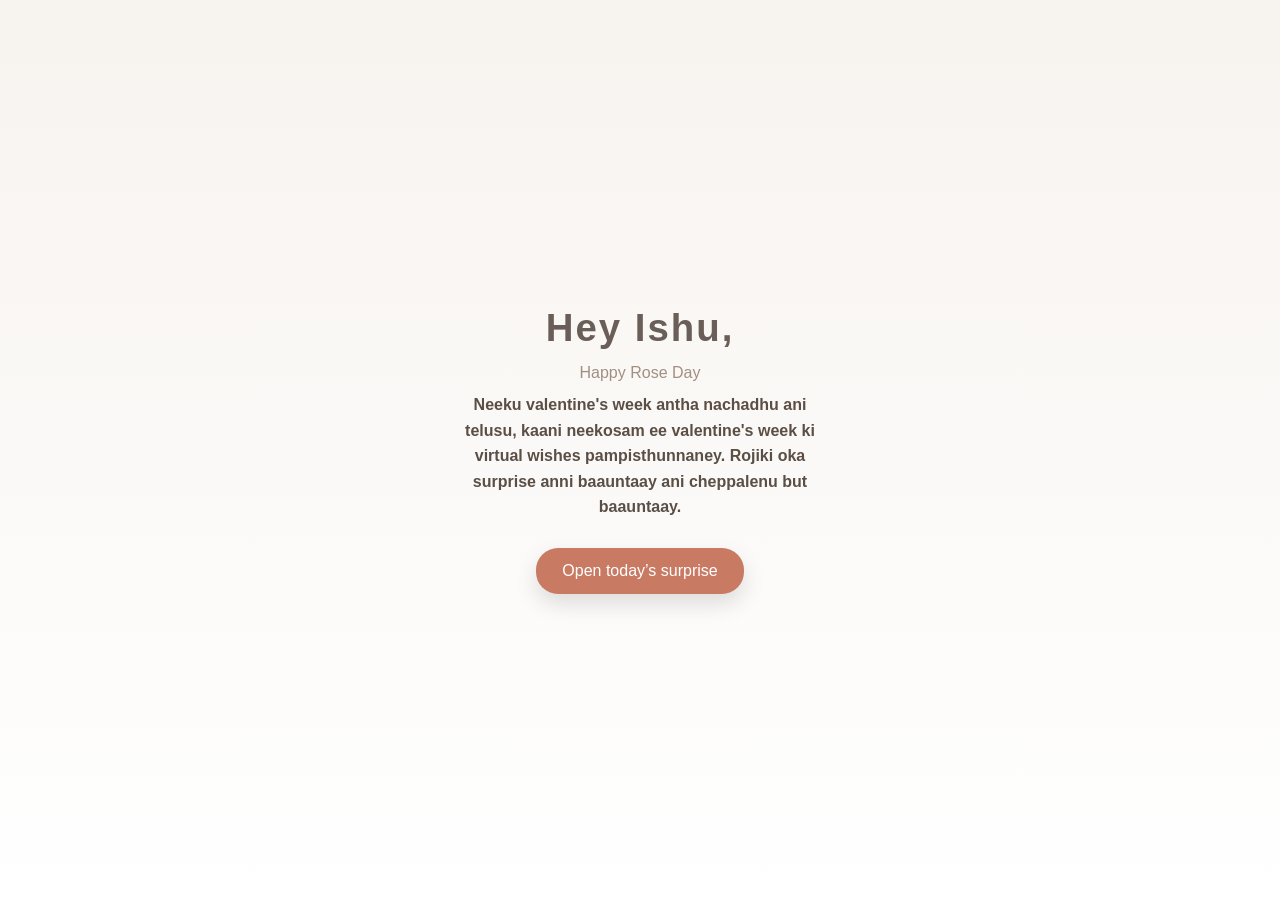
<file: index.html>
<!DOCTYPE html>
<html lang="en">
<head>
<meta charset="UTF-8" />
<title>F14</title>
<meta name="viewport" content="width=device-width, initial-scale=1.0"/>

<style>
body{
    margin:0;
    height:100vh;
    display:flex;
    align-items:center;
    justify-content:center;
    font-family: "Segoe UI", sans-serif;
    background: linear-gradient(180deg,#f7f3ef,#ffffff);
}

.container{
    text-align:center;
    padding:32px 26px;
    max-width:360px;
}

.logo{
    font-size:2.4rem;
    font-weight:600;
    letter-spacing:2px;
    color:#6a5f58;
    margin-bottom:14px;
}

.day{
    font-size:1rem;
    color:#a28f82;
    margin-bottom:10px;
}

.message{
    font-size:1rem;
    line-height:1.6;
    color:#5a4e45;
    font-weight: 600;
    font-style: bold;
    margin-bottom:28px;
}

button{
    border:none;
    padding:14px 26px;
    border-radius:22px;
    font-size:1rem;
    cursor:pointer;
    background:#c97a63;
    color:white;
    box-shadow:0 10px 22px rgba(0,0,0,.12);
}

button:active{
    transform:scale(.98);
}
</style>
</head>
<body>

<div class="container">
    <div class="logo">Hey Ishu,</div>
    <div class="day" id="dayName"></div>
    <div class="message" id="message"></div>
    <button id="goBtn">Open today’s surprise</button>
</div>

<script>

const days = [
    { name:"Happy Rose Day",     file:"one.html",   msg:"Neeku valentine's week antha nachadhu ani telusu, kaani neekosam ee valentine's week ki virtual wishes pampisthunnaney. Rojiki oka surprise anni baauntaay ani cheppalenu but baauntaay." },
    { name:"Happy Propose Day",  file:"two.html",   msg:"Hamma ochesava raavemo anukunna. Ee roju antha surprise yem undadhu but choodu." 
    },
    { name:"Happy Chocolate Day",file:"three.html", msg:"Neeku chocolates idham anukunna kaaniiii nee antha sweet kaadhu ani odhilesa. So, virtual ga neeku chocolates isthey deniki isthano chepthanu, adhey ee roju concept. choodu" },
    { name:"Happy Teddy Day",    file:"four.html",  msg:"Neeku nen undaga verey teddy bear ahhhh. Avasaramaaaaa ahhh ahhhh [Insert Sid Sriram Song], So neeku ee roju oka chinna surprise adhi use chesina prathi sari neetho teddy maatladuthadhi. Try chesi cheppu" },
    { name:"Happy Promise Day",  file:"five.html",  msg:"Nen usual ga promises veyyanu kaaniii vesthey break cheyyanu, alantidhi neeku ee roju naa abhayam (haami) isthunnnanu, And I won't break" },
    { name:"Happy Hug Day",      file:"six.html",   msg:"Almost ee week aipothondhey fast ga ne gadichipoyindhi kadhaa. EE roju anthaga cheppedhi ledhu kaani velli choodu neeku nachuthadhi. oka chinna gift." },
    { name:"Happy Valentine’s Day", file:"seven.html", msg:"And finally, Ochesammmmmm To The Most Lovely and Kindest Women Ever. Happy Valentine's day ee roju gift yem ledhu kaani naaku nuv gift ichinattey ee roju surprise choosthey. So gooooooooooooo" }
];

// change only the year if needed
const YEAR = new Date().getFullYear();

// Valentine week dates
const schedule = [
    new Date(YEAR,1,7),  // Feb 7
    new Date(YEAR,1,8),
    new Date(YEAR,1,9),
    new Date(YEAR,1,10),
    new Date(YEAR,1,11),
    new Date(YEAR,1,12),
    new Date(YEAR,1,14)  // Feb 14 (final day)
];

function sameDay(a,b){
    return a.getFullYear()===b.getFullYear() &&
           a.getMonth()===b.getMonth() &&
           a.getDate()===b.getDate();
}

const today = new Date();
today.setHours(0,0,0,0);

let index = -1;

// find matching day
for(let i=0;i<schedule.length;i++){
    if(sameDay(today, schedule[i])){
        index = i;
        break;
    }
}

// after 14th Feb → go to first day
if(today > schedule[schedule.length-1]){
    index = 0;
}

const dayLabel  = document.getElementById("dayName");
const messageEl = document.getElementById("message");
const btn       = document.getElementById("goBtn");

// before week starts
if(index === -1){

    dayLabel.textContent = "Welcome";
    messageEl.textContent =
        "This is a small week I made only for you. Come back on our special days.";

    btn.onclick = () => location.href = "one.html";

}else{

    dayLabel.textContent = days[index].name;
    messageEl.textContent = days[index].msg;

    btn.onclick = () => {
        location.href = days[index].file;
    };
}

</script>
</body>
</html>
</file>
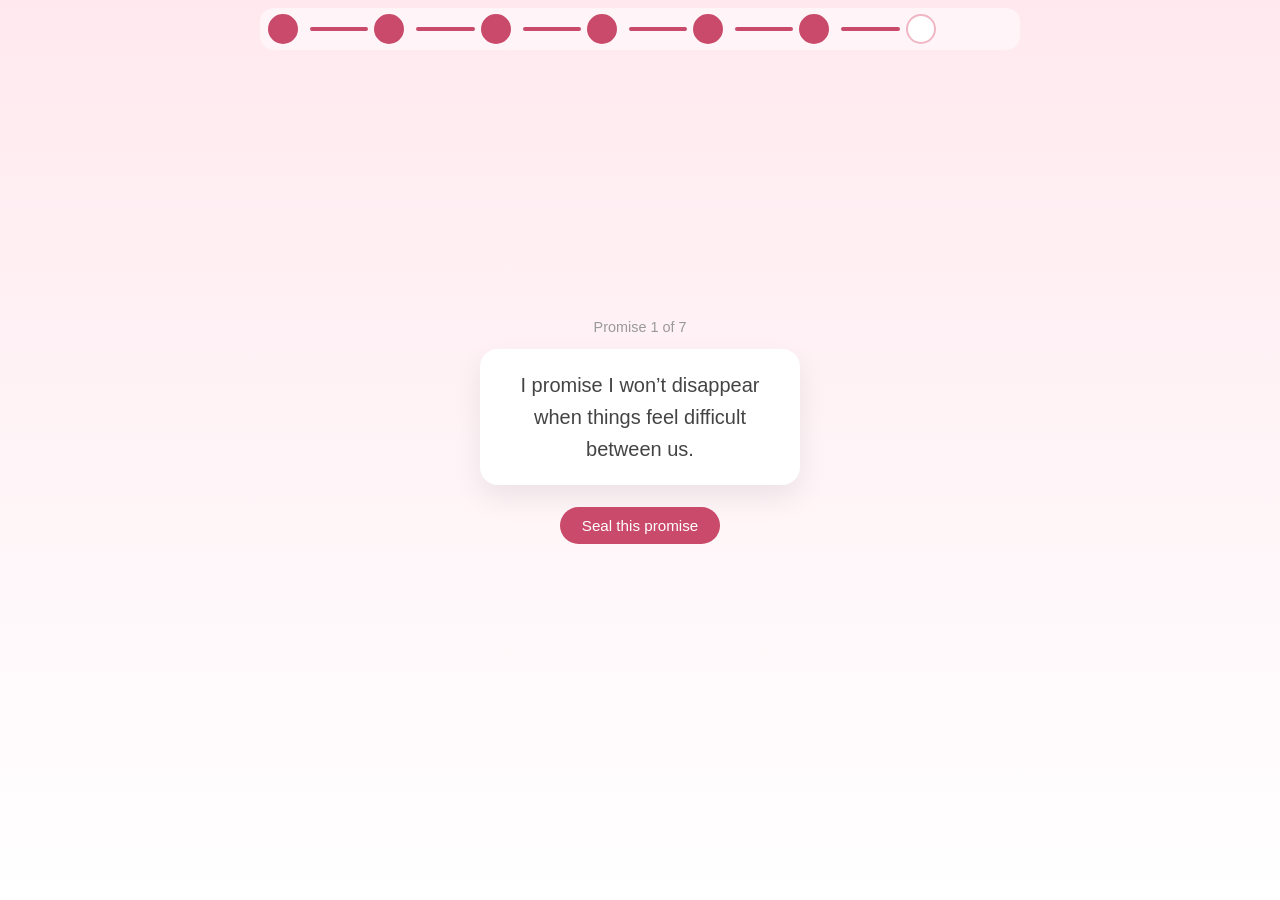
<file: five.html>
<!DOCTYPE html>
<html>
<head>
<meta charset="UTF-8">
<title>Promise Day – Iswarya</title>
<meta name="viewport" content="width=device-width, initial-scale=1.0">
<link rel="stylesheet" href="styles/five.css">
<meta name="viewport" content="width=device-width, initial-scale=1.0">
<link rel='stylesheet' href='https://cdn-uicons.flaticon.com/3.0.0/uicons-solid-straight/css/uicons-solid-straight.css'>
</head>
<body>

<div class="valentine-stepper" id="stepper">
    <div class="step">
        <div class="circle active"><a href="one.html"><i class="fi fi-ss-rose"></i></a></div>
        <span></span>
        <div class="bar"><div class="fill"></div></div>
    </div>

    <div class="step">
        <div class="circle"><a href="two.html"><i class="fi fi-ss-ring-diamond"></i></a></div>
        <span></span>
        <div class="bar"><div class="fill"></div></div>
    </div>

    <div class="step">
        <div class="circle"><a href="three.html"><i class="fi fi-ss-candy-bar"></i></a></div>
        <span></span>
        <div class="bar"><div class="fill"></div></div>
    </div>

    <div class="step">
        <div class="circle"><a href="four.html"><i class="fi fi-ss-teddy-bear"></i></a></div>
        <span></span>
        <div class="bar"><div class="fill"></div></div>
    </div>

    <div class="step">
        <div class="circle"><a href="five.html"><i class="fi fi-ss-heart-partner-handshake"></i></a></div>
        <span></span>
        <div class="bar"><div class="fill"></div></div>
    </div>

    <div class="step">
        <div class="circle"><a href="six.html"><i class="fi fi-ss-users"></i></a></div>
        <span></span>
        <div class="bar"><div class="fill"></div></div>
    </div>

    <div class="step last">
        <div class="circle"><a href="seven.html"><i class="fi fi-ss-life"></i></a></div>
        <span></span>
    </div>
</div>

<section class="promise-slides" id="slides">

    <!-- 1 -->
    <div class="promise-card">
        <div class="count">Promise 1 of 7</div>
        <div class="text">
            I promise I won’t disappear when things feel difficult between us.
        </div>
        <button class="seal">Seal this promise</button>
        <div class="done">Sealed 🤍</div>
    </div>

    <!-- 2 -->
    <div class="promise-card">
        <div class="count">Promise 2 of 7</div>
        <div class="text">
            I promise to listen to you without judging you first.
        </div>
        <button class="seal">Seal this promise</button>
        <div class="done">Sealed 🤍</div>
    </div>

    <!-- 3 -->
    <div class="promise-card">
        <div class="count">Promise 3 of 7</div>
        <div class="text">
            I promise to respect your space, your dreams and your choices.
        </div>
        <button class="seal">Seal this promise</button>
        <div class="done">Sealed 🤍</div>
    </div>

    <!-- 4 -->
    <div class="promise-card">
        <div class="count">Promise 4 of 7</div>
        <div class="text">
            I promise to talk instead of staying silent when something hurts me.
        </div>
        <button class="seal">Seal this promise</button>
        <div class="done">Sealed 🤍</div>
    </div>

    <!-- 5 -->
    <div class="promise-card">
        <div class="count">Promise 5 of 7</div>
        <div class="text">
            I promise to support you when college and life become heavy.
        </div>
        <button class="seal">Seal this promise</button>
        <div class="done">Sealed 🤍</div>
    </div>

    <!-- 6 -->
    <div class="promise-card">
        <div class="count">Promise 6 of 7</div>
        <div class="text">
            I promise to never make you feel small for your emotions.
        </div>
        <button class="seal">Seal this promise</button>
        <div class="done">Sealed 🤍</div>
    </div>

    <!-- 7 -->
    <div class="promise-card">
        <div class="count">Promise 7 of 7</div>
        <div class="text">
            I promise to keep cheering you up, In every way possible
        </div>
        <button class="seal">Seal this promise</button>
        <div class="done final">
            All my promises are for you, Iswarya.<br>
            — Charan
        </div>
    </div>

</section>

<script src="scripts/five.js"></script>
</body>
</html>
</file>
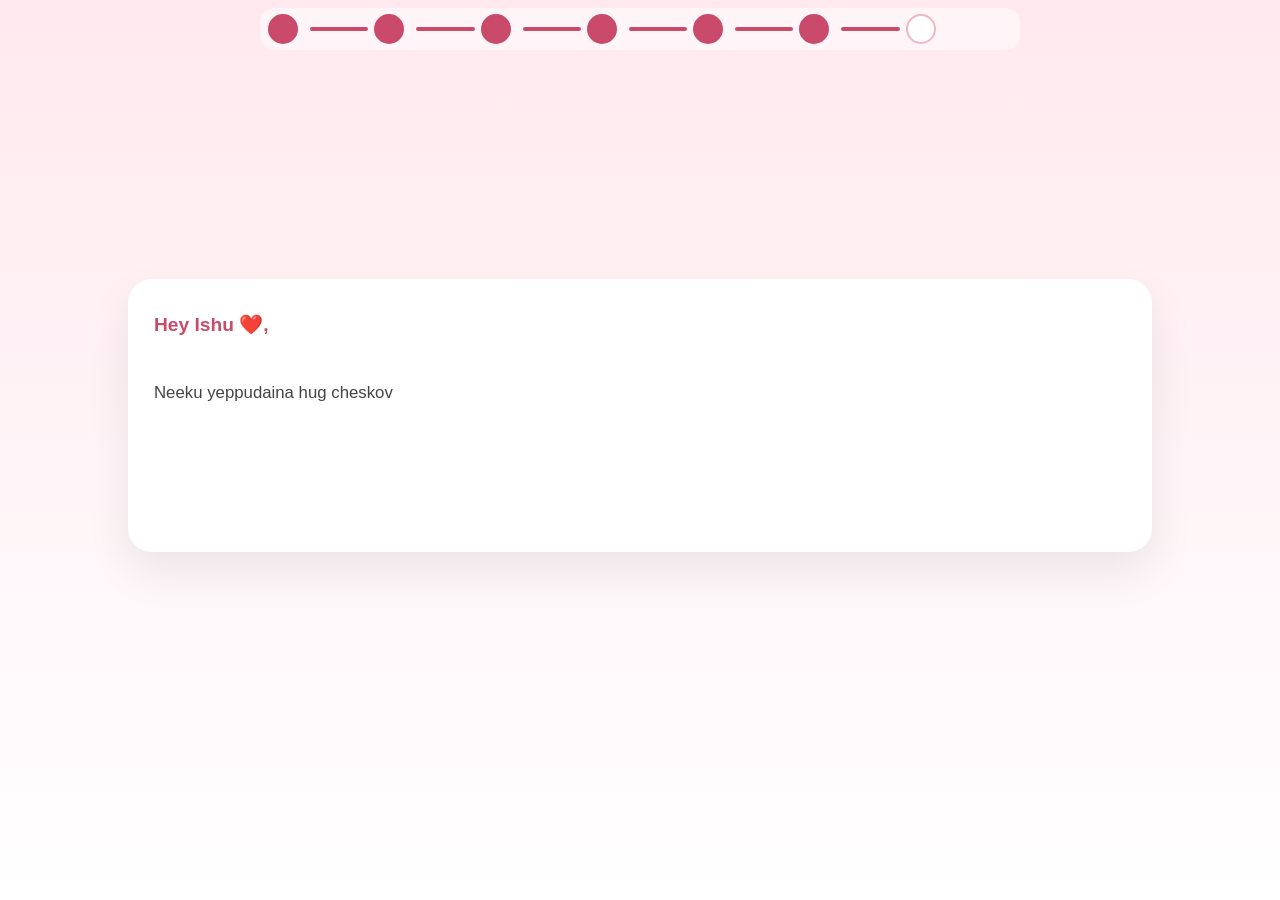
<file: six.html>
<!DOCTYPE html>
<html>
<head>
<meta charset="UTF-8">
<title>Hug Day – Iswarya</title>
<meta name="viewport" content="width=device-width, initial-scale=1.0">
<link rel="stylesheet" href="styles/six.css">
<link rel='stylesheet' href='https://cdn-uicons.flaticon.com/3.0.0/uicons-solid-straight/css/uicons-solid-straight.css'>
</head>
<body>

<div class="valentine-stepper" id="stepper">
    <div class="step">
        <div class="circle active"><a href="one.html"><i class="fi fi-ss-rose"></i></a></div>
        <span></span>
        <div class="bar"><div class="fill"></div></div>
    </div>

    <div class="step">
        <div class="circle"><a href="two.html"><i class="fi fi-ss-ring-diamond"></i></a></div>
        <span></span>
        <div class="bar"><div class="fill"></div></div>
    </div>

    <div class="step">
        <div class="circle"><a href="three.html"><i class="fi fi-ss-candy-bar"></i></a></div>
        <span></span>
        <div class="bar"><div class="fill"></div></div>
    </div>

    <div class="step">
        <div class="circle"><a href="four.html"><i class="fi fi-ss-teddy-bear"></i></a></div>
        <span></span>
        <div class="bar"><div class="fill"></div></div>
    </div>

    <div class="step">
        <div class="circle"><a href="five.html"><i class="fi fi-ss-heart-partner-handshake"></i></a></div>
        <span></span>
        <div class="bar"><div class="fill"></div></div>
    </div>

    <div class="step">
        <div class="circle"><a href="six.html"><i class="fi fi-ss-users"></i></a></div>
        <span></span>
        <div class="bar"><div class="fill"></div></div>
    </div>

    <div class="step last">
        <div class="circle"><a href="seven.html"><i class="fi fi-ss-life"></i></a></div>
        <span></span>
    </div>
</div>
<div class="slide">

    <div class="letter-card">

        <div class="title">
            Hey Ishu ❤️,
        </div>

        <div class="letter" id="letter"></div>

    </div>
        <a href="app.apk" download class="reply-btn" id="replyBtn">
            Download this APK 👇
        </a>

</div>
<!-- tiny typing sound -->
<!-- <audio id="typeSound" src="type.mp3" preload="auto"></audio> -->

<!-- confetti canvas -->
<canvas id="confetti"></canvas>


<!-- small popper -->
<div class="popper" id="popper">
    
</div>

<script src="scripts/six.js"></script>
</body>
</html>
</file>
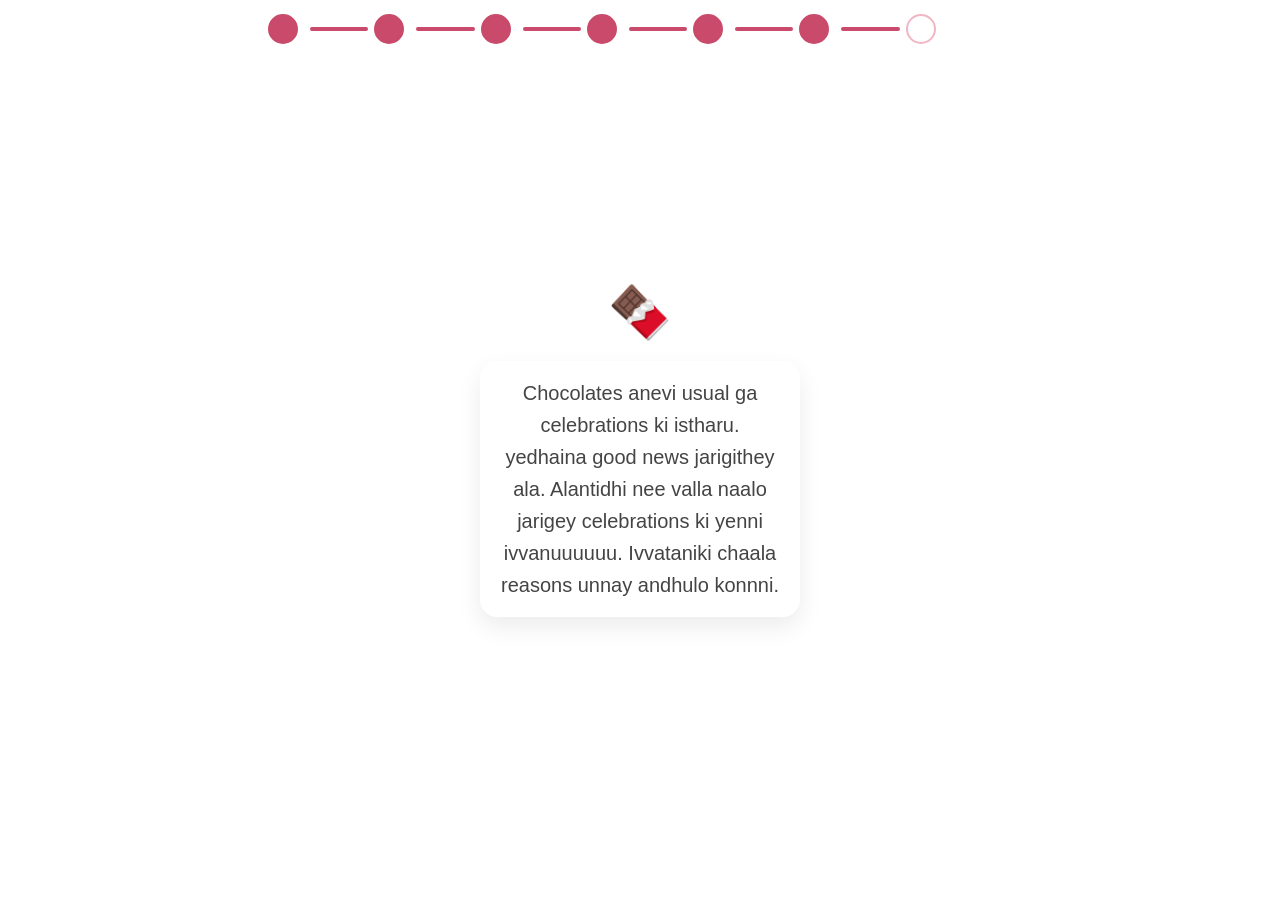
<file: three.html>
<!DOCTYPE html>
<html lang="en">
<head>
<meta charset="UTF-8">
<title>Chocolate Day</title>
<meta name="viewport" content="width=device-width, initial-scale=1.0">

<link rel='stylesheet' href='https://cdn-uicons.flaticon.com/3.0.0/uicons-solid-straight/css/uicons-solid-straight.css'>
<link rel="stylesheet" href="styles/three.css">
</head>
<body>

<div class="valentine-stepper" id="stepper">
    <div class="step">
        <div class="circle active"><a href="one.html"><i class="fi fi-ss-rose"></i></a></div>
        <span></span>
        <div class="bar"><div class="fill"></div></div>
    </div>

    <div class="step">
        <div class="circle"><a href="two.html"><i class="fi fi-ss-ring-diamond"></i></a></div>
        <span></span>
        <div class="bar"><div class="fill"></div></div>
    </div>

    <div class="step">
        <div class="circle"><a href="three.html"><i class="fi fi-ss-candy-bar"></i></a></div>
        <span></span>
        <div class="bar"><div class="fill"></div></div>
    </div>

    <div class="step">
        <div class="circle"><a href="four.html"><i class="fi fi-ss-teddy-bear"></i></a></div>
        <span></span>
        <div class="bar"><div class="fill"></div></div>
    </div>

    <div class="step">
        <div class="circle"><a href="five.html"><i class="fi fi-ss-heart-partner-handshake"></i></a></div>
        <span></span>
        <div class="bar"><div class="fill"></div></div>
    </div>

    <div class="step">
        <div class="circle"><a href="six.html"><i class="fi fi-ss-users"></i></a></div>
        <span></span>
        <div class="bar"><div class="fill"></div></div>
    </div>

    <div class="step last">
        <div class="circle"><a href="seven.html"><i class="fi fi-ss-life"></i></a></div>
        <span></span>
    </div>
</div>

<!-- chocolate fill layer -->
<div class="choco-bg" id="chocoBg"></div>

<section class="slide-section" id="slideSection">

    <div class="slide-card">
        <span class="emoji">🍫</span>
        <div class="text">Chocolates anevi usual ga celebrations ki istharu. yedhaina good news jarigithey ala. Alantidhi nee valla naalo jarigey celebrations ki yenni ivvanuuuuuu. Ivvataniki chaala reasons unnay andhulo konnni.<br><i class="fi fi-ss-down"></i></div>
    </div>

    <div class="slide-card">
        <span class="emoji">🍫</span>
        <div class="text">Nee valla bore kottey college ki roju raavali ani motivation osthondhey. Adhi oka achievement ey</div>
    </div>

    <div class="slide-card">
        <span class="emoji">🍫</span>
        <div class="text">Yeppuduu aa reelsu, cinemalu choosey naaku rojiki oka kdrama choopisthunnavey. Daaniki yenni ichina thakkuvey</div>
    </div>

    <div class="slide-card">
        <span class="emoji">🍫</span>
        <div class="text">Silent ga naa life loki ochi, Naa manasulo chotu aakraminchesaav.</div>
    </div>

    <div class="slide-card">
        <span class="emoji">🍫</span>
        <div class="text">Ninnu yevaru tittina padani kothivi, nenu ninnu tittina ardam cheskuntunnavey goood boiii, naa daggaraney nerchukunnav kadha manchi lakshanalu.</div>
    </div>

    <div class="slide-card">
        <span class="emoji">🍫</span>
        <div class="text">Life antha confusing ga, boring ga unnappudu. Nee maatalatho kotha prapanchanni parichayam chesthavey.</div>
    </div>

    <div class="slide-card">
        <span class="emoji">🍫</span>
        <div class="text">Kali ga kaalam gadipey naaku, repati kosam yedhuru choosey favourite reason ayyav.</div>
    </div>

    <div class="slide-card">
        <span class="emoji">🍫</span>
        <div class="text">Inkaaa chaala cheppali kaani time ledhey 7th feb ochesthondhi inka chaala panulu unnay appudu maatladukundham Byeeeeee ❤️</div>
    </div>

</section>

<script src="scripts/three.js"></script>
</body>
</html>
</file>
<file: styles/five.css>
*{
    box-sizing:border-box;
    font-family:"Segoe UI",sans-serif;
}

body{
    margin:0;
    background:linear-gradient(180deg,#ffe9ef,#ffffff);
    overflow:hidden;
}

.promise-slides{
    height:100vh;
    overflow-y:auto;
    scroll-snap-type:y mandatory;
}

.promise-card{
    height:100vh;
    padding:26px;
    display:flex;
    flex-direction:column;
    justify-content:center;
    align-items:center;
    text-align:center;
    scroll-snap-align:start;
}

.count{
    font-size:.9rem;
    color:#999;
    margin-bottom:14px;
}

.text{
    max-width:320px;
    font-size:1.25rem;
    line-height:1.6;
    color:#444;
    background:white;
    padding:20px 18px;
    border-radius:18px;
    box-shadow:0 12px 30px rgba(0,0,0,.08);
}

.seal{
    margin-top:22px;
    border:none;
    background:#c94a6a;
    color:white;
    padding:10px 22px;
    border-radius:22px;
    font-size:.95rem;
    cursor:pointer;
    transition:transform .15s ease;
}

.seal:active{
    transform:scale(.95);
}

.done{
    margin-top:18px;
    color:#c94a6a;
    font-weight:600;
    opacity:0;
    transform:translateY(6px);
    transition:.4s ease;
}

.done.show{
    opacity:1;
    transform:translateY(0);
}

.done.final{
    font-size:1.05rem;
}

.valentine-stepper{
    position: fixed;
    top: 8px;
    left: 50%;
    transform: translateX(-50%);
    z-index: 999;

    width: calc(100vw - 20px);
    max-width: 760px;

    display: flex;
    align-items: center;

    background: rgba(255,255,255,0.5);
    backdrop-filter: blur(8px);

    padding: 6px 8px;
    border-radius: 14px;

    box-sizing: border-box;
}

/* Each step auto fits */
.step{
    display: flex;
    align-items: center;
    flex: 1 1 0;
    min-width: 0;   /* very important for mobile */
}

/* hide text on very small screens later */
.step span{
    margin-left: 6px;
    margin-right: 6px;
    font-size: 11px;
    white-space: nowrap;
    color: #777;
}

/* circles stay fixed size */
.circle{
    flex-shrink: 0;

    width: 30px;
    height: 30px;
    border-radius: 50%;
    border: 2px solid #f0b6c4;

    display: flex;
    align-items: center;
    justify-content: center;

    font-size: 20px;
    background: #fff;
    color: #c94a6a;
}

.circle.active{
    background: #c94a6a;
    color: #fff;
    border-color: #c94a6a;
}

.circle.active a{
    color: white;
    text-decoration: none;
}

.circle a{
    color: #c94a6a;
    text-decoration: none;
}

/* bar stretches automatically */
.bar{
    flex: 1 1 auto;

    height: 4px;
    background: #eee;
    border-radius: 4px;
    overflow: hidden;

    margin-right: 6px;
}

/* progress fill */
.fill{
    height: 100%;
    width: 0%;
    background: #c94a6a;
    transition: width 0.2s linear;
}

/* last step has no bar */
.step.last .bar{
    display: none;
}

/* ---------- mobile tuning ---------- */
@media (max-width: 520px){

    .step span{
        display: none;   /* icons only, very clean on phones */
    }

    .valentine-stepper{
        padding: 6px 6px;
    }

    .circle{
        width: 20px;
        height: 20px;
        font-size: 13px;
    }

    .bar{
        margin-right: 4px;
    }
}

.valentine-stepper{
    position: fixed;
    top: 8px;
    left: 50%;
    transform: translateX(-50%);
    z-index: 999;

    width: calc(100vw - 20px);
    max-width: 760px;

    display: flex;
    align-items: center;

    background: rgba(255,255,255,0.5);
    backdrop-filter: blur(8px);

    padding: 6px 8px;
    border-radius: 14px;

    box-sizing: border-box;
}

/* Each step auto fits */
.step{
    display: flex;
    align-items: center;
    flex: 1 1 0;
    min-width: 0;   /* very important for mobile */
}

/* hide text on very small screens later */
.step span{
    margin-left: 6px;
    margin-right: 6px;
    font-size: 11px;
    white-space: nowrap;
    color: #777;
}

/* circles stay fixed size */
.circle{
    flex-shrink: 0;

    width: 30px;
    height: 30px;
    border-radius: 50%;
    border: 2px solid #f0b6c4;

    display: flex;
    align-items: center;
    justify-content: center;

    font-size: 20px;
    background: #fff;
    color: #c94a6a;
}

.circle.active{
    background: #c94a6a;
    color: #fff;
    border-color: #c94a6a;
}

/* bar stretches automatically */
.bar{
    flex: 1 1 auto;

    height: 4px;
    background: #eee;
    border-radius: 4px;
    overflow: hidden;

    margin-right: 6px;
}

/* progress fill */
.fill{
    height: 100%;
    width: 0%;
    background: #c94a6a;
    transition: width 0.2s linear;
}

/* last step has no bar */
.step.last .bar{
    display: none;
}

/* ---------- mobile tuning ---------- */
@media (max-width: 520px){

    .step span{
        display: none;   /* icons only, very clean on phones */
    }

    .valentine-stepper{
        padding: 6px 6px;
    }

    .circle{
        width: 20px;
        height: 20px;
        font-size: 13px;
    }

    .bar{
        margin-right: 4px;
    }
}
</file>
<file: styles/six.css>
*{
    box-sizing:border-box;
    font-family: "Segoe UI", sans-serif;
}

body{
    margin:0;
    
    background: linear-gradient(180deg,#ffe9ef,#ffffff);
}

.slide{
    padding-top: 40px;
    height:100vh;
    display:flex;
    align-items:center;
    justify-content:center;
    padding:20px;
    flex-direction: column;
}

.letter-card{
    width:100%;
    max-width:80vw;
    max-height: 80vh;
    overflow-y: scroll;
    background:white;
    border-radius:24px;
    padding:34px 26px 32px;
    box-shadow:0 20px 45px rgba(0,0,0,0.08);
    text-align:left;
    justify-content: center;
    display: flex;
    align-items: center;
    flex-direction: column;
}

.title{
    font-size:1.2rem;
    color:#c94a6a;
    margin-bottom:14px;
    font-weight:600;
    width: 100%;
    text-align: start;
}

.letter{
    min-height:170px;
    font-size:1.05rem;
    line-height:1.7;
    color:#444;
    white-space:pre-wrap;
    width: 100%;
    text-align: start;
}

/* button appears only after typing */
.reply-btn{
    margin-top:26px;
    max-width: 75%;
    text-decoration: none;
    border:none;
    border-radius:22px;
    padding:12px;
    font-size:1rem;
    cursor:pointer;
    background:#c94a6a;
    color:white;

    transform:scale(0.6);
    opacity:0;
    pointer-events:none;

    transition:all 0.4s cubic-bezier(.2,.9,.2,1);
}
.reply-btn.show:hover{
    transform:scale(1.05);
}

.reply-btn.show{
    transform:scale(1);
    opacity:1;
    pointer-events:auto;
}

/* cute popper */
.popper{
    position:fixed;
    bottom:20px;
    left:50%;
    transform:translateX(-50%) translateY(20px);
    background:#c94a6a;
    color:white;
    padding:10px 16px;
    border-radius:20px;
    font-size:0.9rem;
    opacity:0;
    transition:all 0.4s ease;
    z-index:1000;
}

.popper.show{
    opacity:1;
    transform:translateX(-50%) translateY(0);
}
#confetti{
    position: fixed;
    inset: 0;
    pointer-events: none;
    z-index: 999;
}

.valentine-stepper{
    position: fixed;
    top: 8px;
    left: 50%;
    transform: translateX(-50%);
    z-index: 999;

    width: calc(100vw - 20px);
    max-width: 760px;

    display: flex;
    align-items: center;

    background: rgba(255,255,255,0.5);
    backdrop-filter: blur(8px);

    padding: 6px 8px;
    border-radius: 14px;

    box-sizing: border-box;
}

/* Each step auto fits */
.step{
    display: flex;
    align-items: center;
    flex: 1 1 0;
    min-width: 0;   /* very important for mobile */
}

/* hide text on very small screens later */
.step span{
    margin-left: 6px;
    margin-right: 6px;
    font-size: 11px;
    white-space: nowrap;
    color: #777;
}

/* circles stay fixed size */
.circle{
    flex-shrink: 0;

    width: 30px;
    height: 30px;
    border-radius: 50%;
    border: 2px solid #f0b6c4;

    display: flex;
    align-items: center;
    justify-content: center;

    font-size: 20px;
    background: #fff;
    color: #c94a6a;
}

.circle.active{
    background: #c94a6a;
    color: #fff;
    border-color: #c94a6a;
}

.circle.active a{
    color: white;
    text-decoration: none;
}

.circle a{
    color: #c94a6a;
    text-decoration: none;
}

/* bar stretches automatically */
.bar{
    flex: 1 1 auto;

    height: 4px;
    background: #eee;
    border-radius: 4px;
    overflow: hidden;

    margin-right: 6px;
}

/* progress fill */
.fill{
    height: 100%;
    width: 0%;
    background: #c94a6a;
    transition: width 0.2s linear;
}

/* last step has no bar */
.step.last .bar{
    display: none;
}

/* ---------- mobile tuning ---------- */
@media (max-width: 520px){

    .step span{
        display: none;   /* icons only, very clean on phones */
    }

    .valentine-stepper{
        padding: 6px 6px;
    }

    .circle{
        width: 20px;
        height: 20px;
        font-size: 13px;
    }

    .bar{
        margin-right: 4px;
    }
}
</file>
<file: styles/three.css>
*{
    box-sizing:border-box;
    font-family: "Segoe UI", sans-serif;
}

body{
    margin:0;
    overflow:hidden;
    background:#fff;
}

.choco-bg{
    position:fixed;
    left:0;
    right:0;
    bottom:0;
    height:0%;
    z-index:0;

    background:
        radial-gradient(circle at 30% 20%, #6b3a1e, #3b1d0f),
        linear-gradient(180deg,#7a4223,#3b1d0f);

}


/* slide container – same as rose day */
.slide-section{
    position:relative;
    z-index:1;

    height:100vh;
    overflow-y:scroll;
    scroll-snap-type:y mandatory;
}

/* each slide */
.slide-card{
    height:100vh;
    width:100%;

    display:flex;
    flex-direction:column;
    align-items:center;
    justify-content:center;

    text-align:center;
    padding:28px;

    scroll-snap-align:start;
}

.emoji{
    font-size:3.2rem;
    margin-bottom:18px;
}

.text{
    max-width:320px;
    font-size:1.25rem;
    line-height:1.6;
    color:#444;
    background:rgba(255,255,255,0.85);
    padding:16px 18px;
    border-radius:18px;
    box-shadow:0 10px 25px rgba(0,0,0,0.08);
}

.valentine-stepper{
    position: fixed;
    top: 8px;
    left: 50%;
    transform: translateX(-50%);
    z-index: 999;

    width: calc(100vw - 20px);
    max-width: 760px;

    display: flex;
    align-items: center;

    background: rgba(255,255,255,0.5);
    backdrop-filter: blur(8px);

    padding: 6px 8px;
    border-radius: 14px;

    box-sizing: border-box;
}

/* Each step auto fits */
.step{
    display: flex;
    align-items: center;
    flex: 1 1 0;
    min-width: 0;   /* very important for mobile */
}

/* hide text on very small screens later */
.step span{
    margin-left: 6px;
    margin-right: 6px;
    font-size: 11px;
    white-space: nowrap;
    color: #777;
}

/* circles stay fixed size */
.circle{
    flex-shrink: 0;

    width: 30px;
    height: 30px;
    border-radius: 50%;
    border: 2px solid #f0b6c4;

    display: flex;
    align-items: center;
    justify-content: center;

    font-size: 20px;
    background: #fff;
    color: #c94a6a;
}

.circle.active{
    background: #c94a6a;
    color: #fff;
    border-color: #c94a6a;
}

.circle.active a{
    color: white;
    text-decoration: none;
}

.circle a{
    color: #c94a6a;
    text-decoration: none;
}

/* bar stretches automatically */
.bar{
    flex: 1 1 auto;

    height: 4px;
    background: #eee;
    border-radius: 4px;
    overflow: hidden;

    margin-right: 6px;
}

/* progress fill */
.fill{
    height: 100%;
    width: 0%;
    background: #c94a6a;
    transition: width 0.2s linear;
}

/* last step has no bar */
.step.last .bar{
    display: none;
}

/* ---------- mobile tuning ---------- */
@media (max-width: 520px){

    .step span{
        display: none;   /* icons only, very clean on phones */
    }

    .valentine-stepper{
        padding: 6px 6px;
    }

    .circle{
        width: 20px;
        height: 20px;
        font-size: 13px;
    }

    .bar{
        margin-right: 4px;
    }
}
</file>
